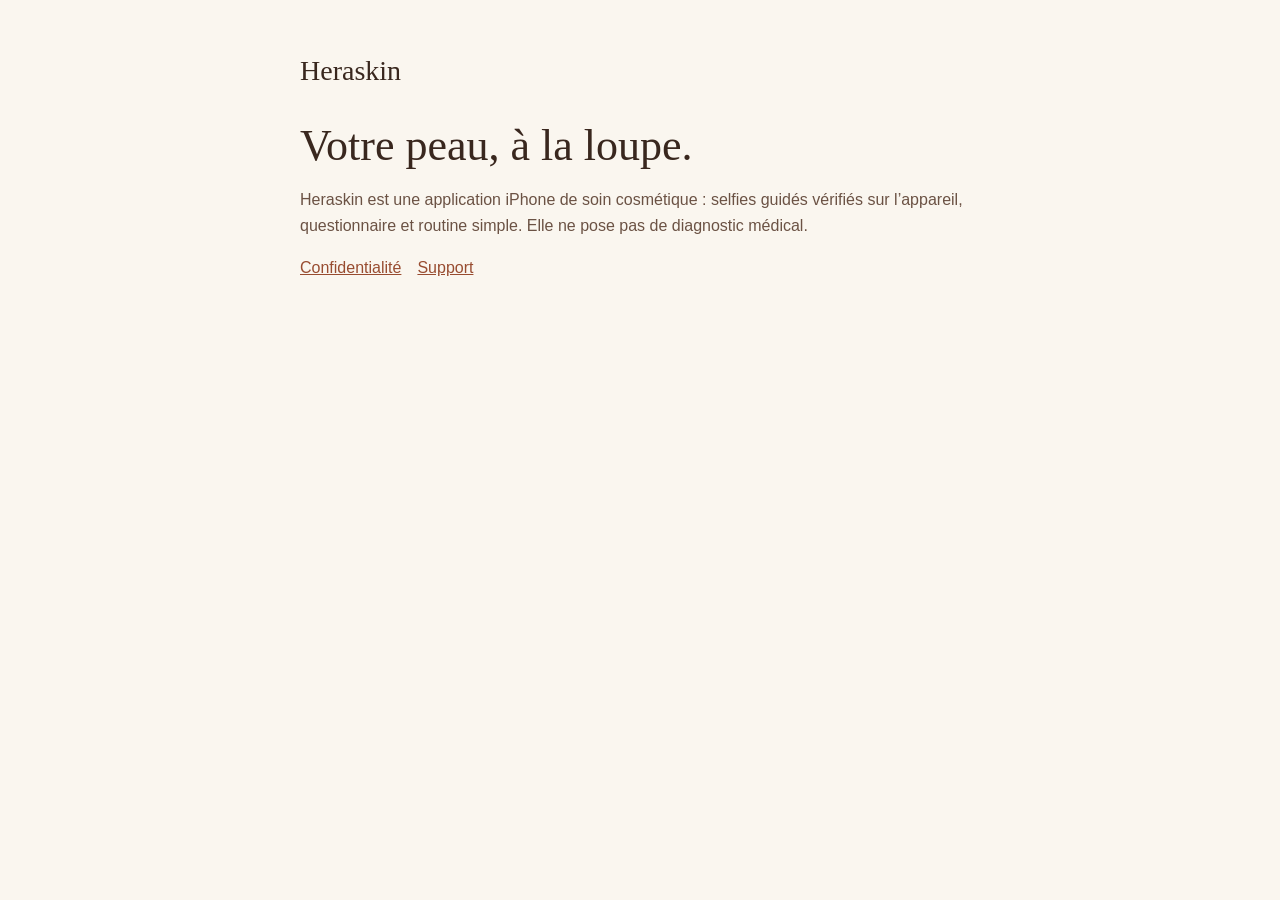
<file: index.html>
<!doctype html><html lang="fr"><head><meta charset="utf-8"><meta name="viewport" content="width=device-width,initial-scale=1">
<title>Heraskin</title><link rel="stylesheet" href="./style.css"></head><body><main>
<a class="brand" href="./">Heraskin</a>
<h1>Votre peau, à la loupe.</h1>
<p>Heraskin est une application iPhone de soin cosmétique : selfies guidés vérifiés sur l’appareil, questionnaire et routine simple. Elle ne pose pas de diagnostic médical.</p>
<nav><a href="./confidentialite/">Confidentialité</a><a href="./support/">Support</a></nav>
</main></body></html>
</file>
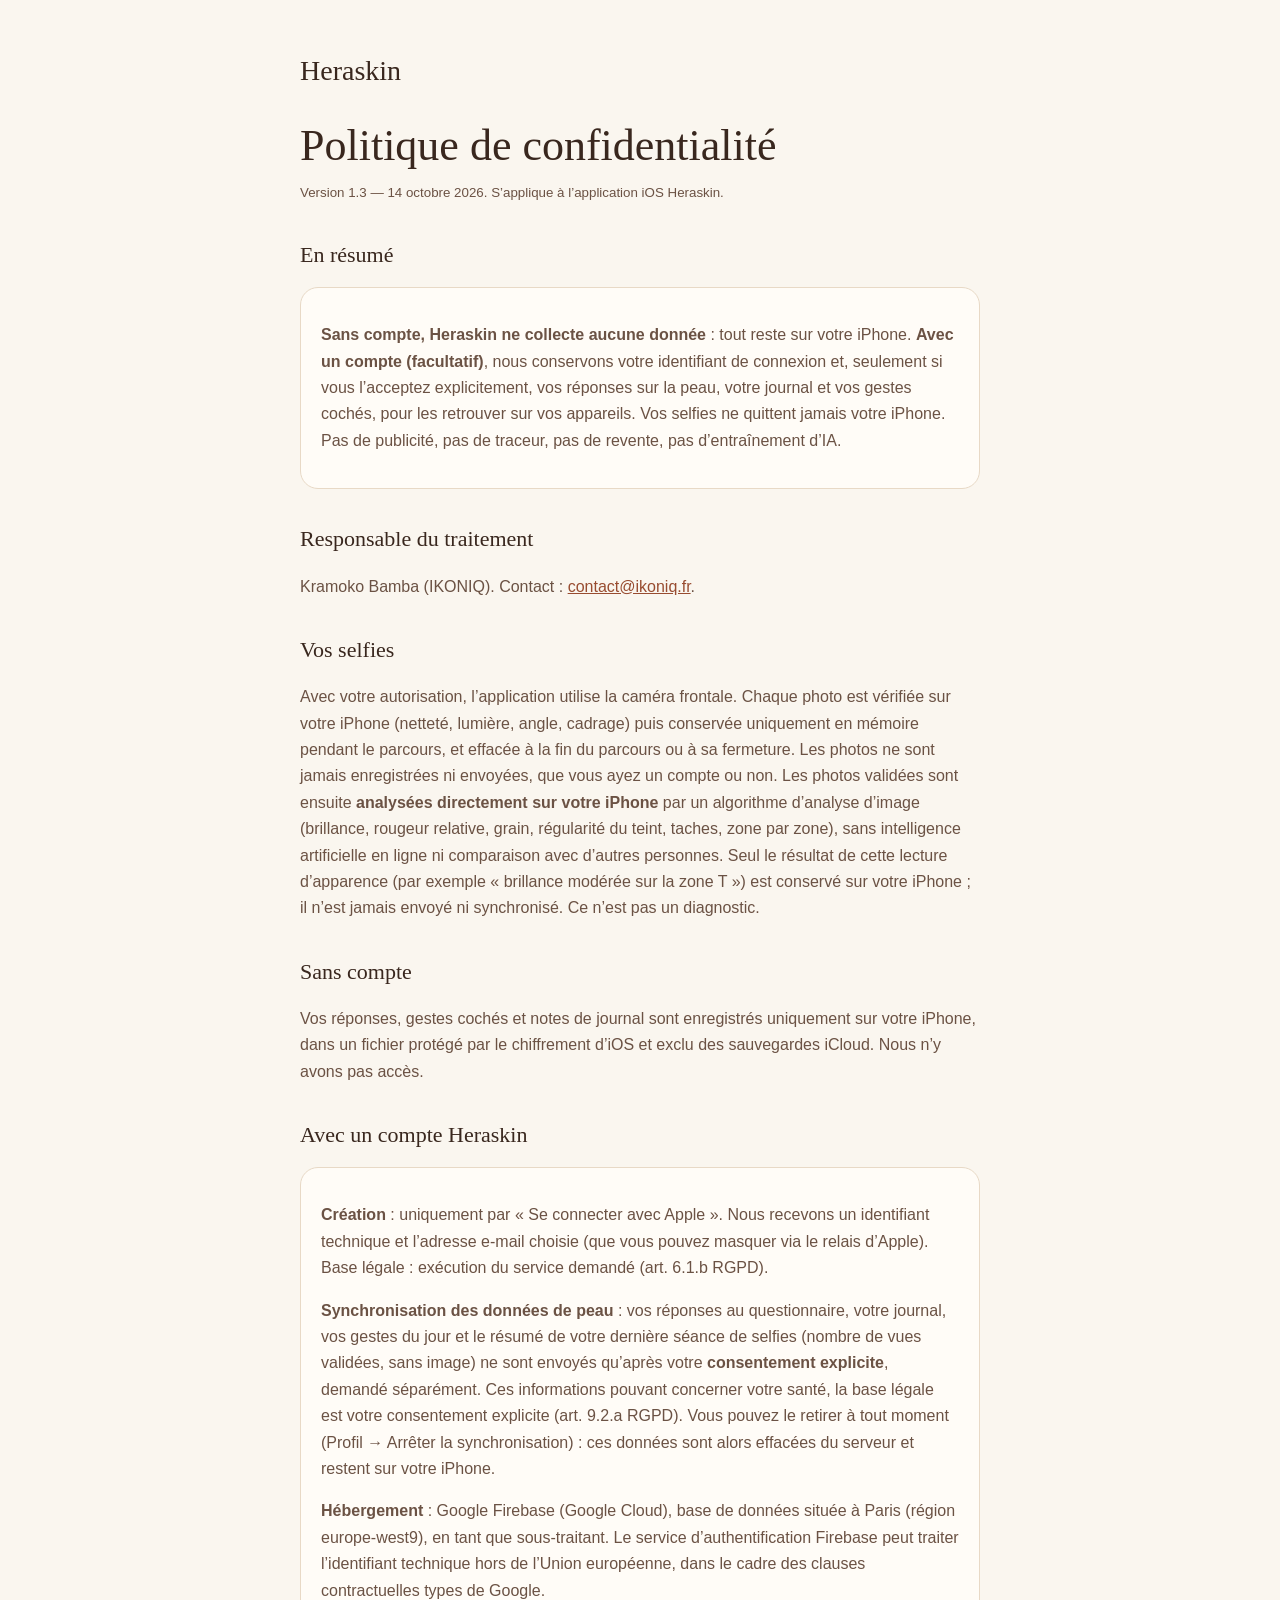
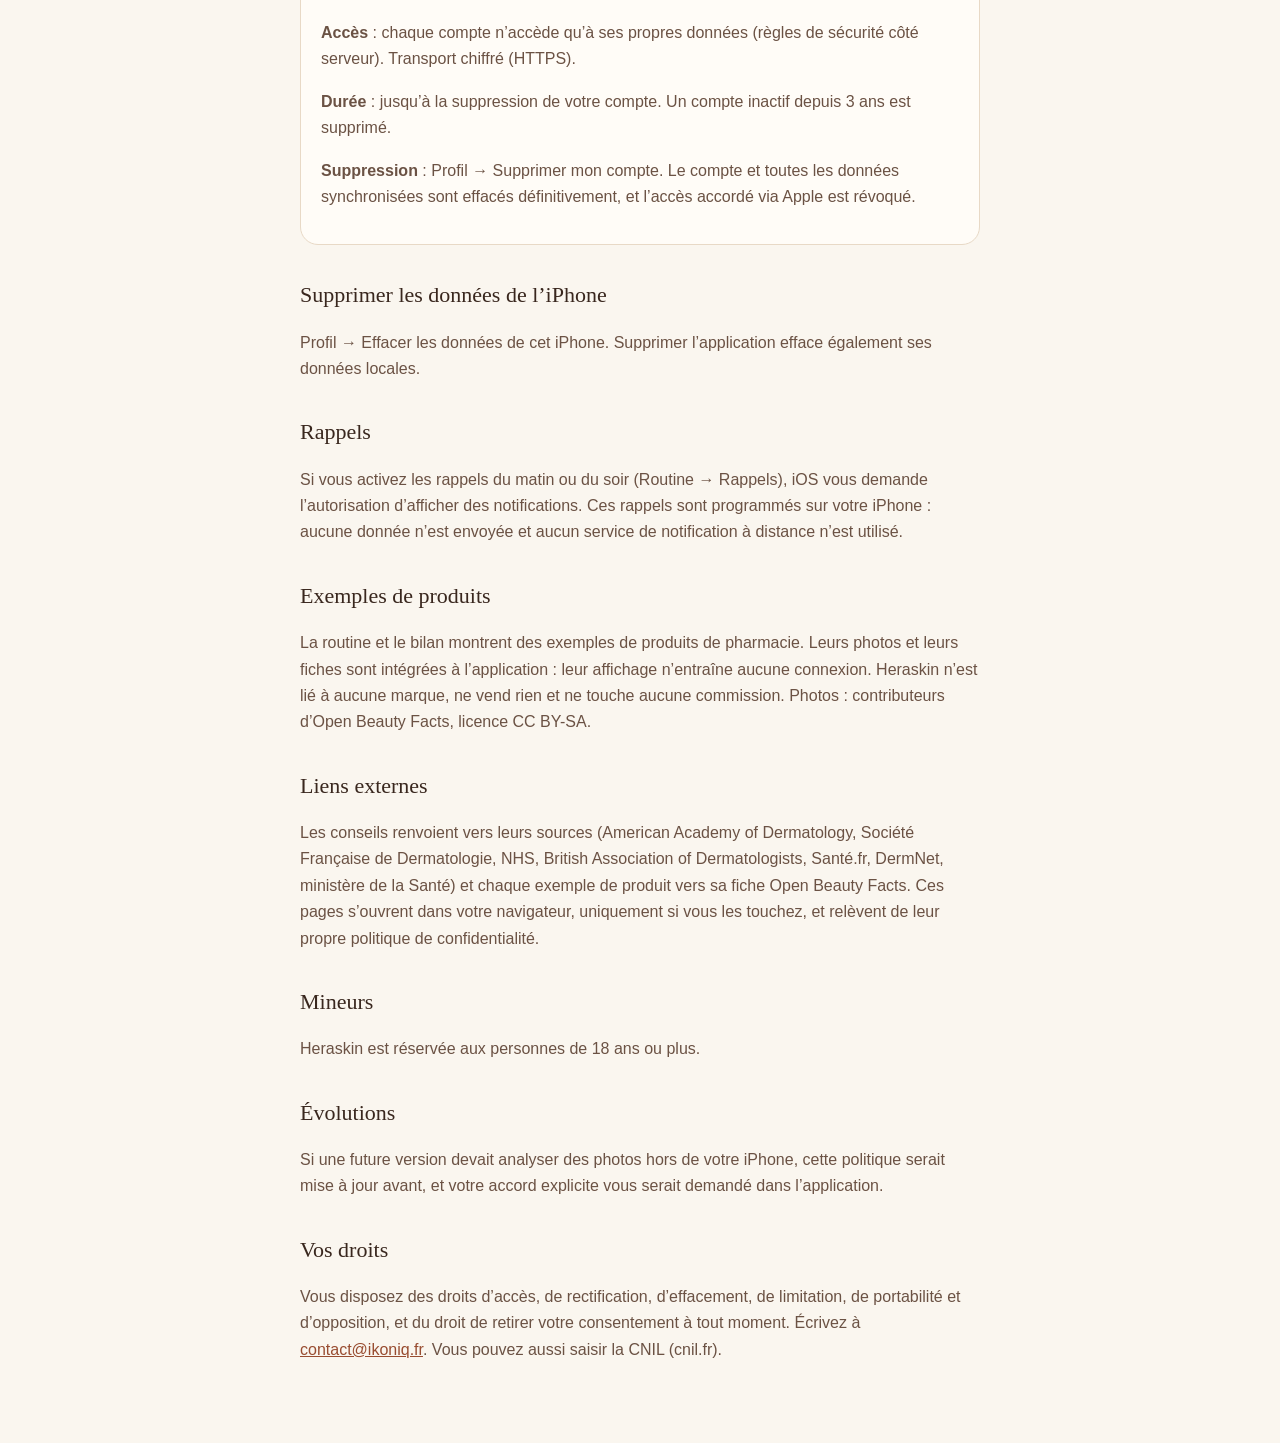
<file: confidentialite/index.html>
<!doctype html><html lang="fr"><head><meta charset="utf-8"><meta name="viewport" content="width=device-width,initial-scale=1">
<title>Politique de confidentialité — Heraskin</title><link rel="stylesheet" href="../style.css"></head><body><main>
<a class="brand" href="../">Heraskin</a>
<h1>Politique de confidentialité</h1>
<small>Version 1.3 — 14 octobre 2026. S’applique à l’application iOS Heraskin.</small>

<h2>En résumé</h2>
<div class="card"><p><strong>Sans compte, Heraskin ne collecte aucune donnée</strong> : tout reste sur votre iPhone. <strong>Avec un compte (facultatif)</strong>, nous conservons votre identifiant de connexion et, seulement si vous l’acceptez explicitement, vos réponses sur la peau, votre journal et vos gestes cochés, pour les retrouver sur vos appareils. Vos selfies ne quittent jamais votre iPhone. Pas de publicité, pas de traceur, pas de revente, pas d’entraînement d’IA.</p></div>

<h2>Responsable du traitement</h2>
<p>Kramoko Bamba (IKONIQ). Contact : <a href="mailto:contact@ikoniq.fr">contact@ikoniq.fr</a>.</p>

<h2>Vos selfies</h2>
<p>Avec votre autorisation, l’application utilise la caméra frontale. Chaque photo est vérifiée sur votre iPhone (netteté, lumière, angle, cadrage) puis conservée uniquement en mémoire pendant le parcours, et effacée à la fin du parcours ou à sa fermeture. Les photos ne sont jamais enregistrées ni envoyées, que vous ayez un compte ou non. Les photos validées sont ensuite <strong>analysées directement sur votre iPhone</strong> par un algorithme d’analyse d’image (brillance, rougeur relative, grain, régularité du teint, taches, zone par zone), sans intelligence artificielle en ligne ni comparaison avec d’autres personnes. Seul le résultat de cette lecture d’apparence (par exemple « brillance modérée sur la zone T ») est conservé sur votre iPhone ; il n’est jamais envoyé ni synchronisé. Ce n’est pas un diagnostic.</p>

<h2>Sans compte</h2>
<p>Vos réponses, gestes cochés et notes de journal sont enregistrés uniquement sur votre iPhone, dans un fichier protégé par le chiffrement d’iOS et exclu des sauvegardes iCloud. Nous n’y avons pas accès.</p>

<h2>Avec un compte Heraskin</h2>
<div class="card">
<p><strong>Création</strong> : uniquement par « Se connecter avec Apple ». Nous recevons un identifiant technique et l’adresse e-mail choisie (que vous pouvez masquer via le relais d’Apple). Base légale : exécution du service demandé (art. 6.1.b RGPD).</p>
<p><strong>Synchronisation des données de peau</strong> : vos réponses au questionnaire, votre journal, vos gestes du jour et le résumé de votre dernière séance de selfies (nombre de vues validées, sans image) ne sont envoyés qu’après votre <strong>consentement explicite</strong>, demandé séparément. Ces informations pouvant concerner votre santé, la base légale est votre consentement explicite (art. 9.2.a RGPD). Vous pouvez le retirer à tout moment (Profil → Arrêter la synchronisation) : ces données sont alors effacées du serveur et restent sur votre iPhone.</p>
<p><strong>Hébergement</strong> : Google Firebase (Google Cloud), base de données située à Paris (région europe-west9), en tant que sous-traitant. Le service d’authentification Firebase peut traiter l’identifiant technique hors de l’Union européenne, dans le cadre des clauses contractuelles types de Google.</p>
<p><strong>Accès</strong> : chaque compte n’accède qu’à ses propres données (règles de sécurité côté serveur). Transport chiffré (HTTPS).</p>
<p><strong>Durée</strong> : jusqu’à la suppression de votre compte. Un compte inactif depuis 3 ans est supprimé.</p>
<p><strong>Suppression</strong> : Profil → Supprimer mon compte. Le compte et toutes les données synchronisées sont effacés définitivement, et l’accès accordé via Apple est révoqué.</p>
</div>

<h2>Supprimer les données de l’iPhone</h2>
<p>Profil → Effacer les données de cet iPhone. Supprimer l’application efface également ses données locales.</p>

<h2>Rappels</h2>
<p>Si vous activez les rappels du matin ou du soir (Routine → Rappels), iOS vous demande l’autorisation d’afficher des notifications. Ces rappels sont programmés sur votre iPhone : aucune donnée n’est envoyée et aucun service de notification à distance n’est utilisé.</p>

<h2>Exemples de produits</h2>
<p>La routine et le bilan montrent des exemples de produits de pharmacie. Leurs photos et leurs fiches sont intégrées à l’application : leur affichage n’entraîne aucune connexion. Heraskin n’est lié à aucune marque, ne vend rien et ne touche aucune commission. Photos : contributeurs d’Open Beauty Facts, licence CC BY-SA.</p>

<h2>Liens externes</h2>
<p>Les conseils renvoient vers leurs sources (American Academy of Dermatology, Société Française de Dermatologie, NHS, British Association of Dermatologists, Santé.fr, DermNet, ministère de la Santé) et chaque exemple de produit vers sa fiche Open Beauty Facts. Ces pages s’ouvrent dans votre navigateur, uniquement si vous les touchez, et relèvent de leur propre politique de confidentialité.</p>

<h2>Mineurs</h2>
<p>Heraskin est réservée aux personnes de 18 ans ou plus.</p>

<h2>Évolutions</h2>
<p>Si une future version devait analyser des photos hors de votre iPhone, cette politique serait mise à jour avant, et votre accord explicite vous serait demandé dans l’application.</p>

<h2>Vos droits</h2>
<p>Vous disposez des droits d’accès, de rectification, d’effacement, de limitation, de portabilité et d’opposition, et du droit de retirer votre consentement à tout moment. Écrivez à <a href="mailto:contact@ikoniq.fr">contact@ikoniq.fr</a>. Vous pouvez aussi saisir la CNIL (cnil.fr).</p>
</main></body></html>
</file>
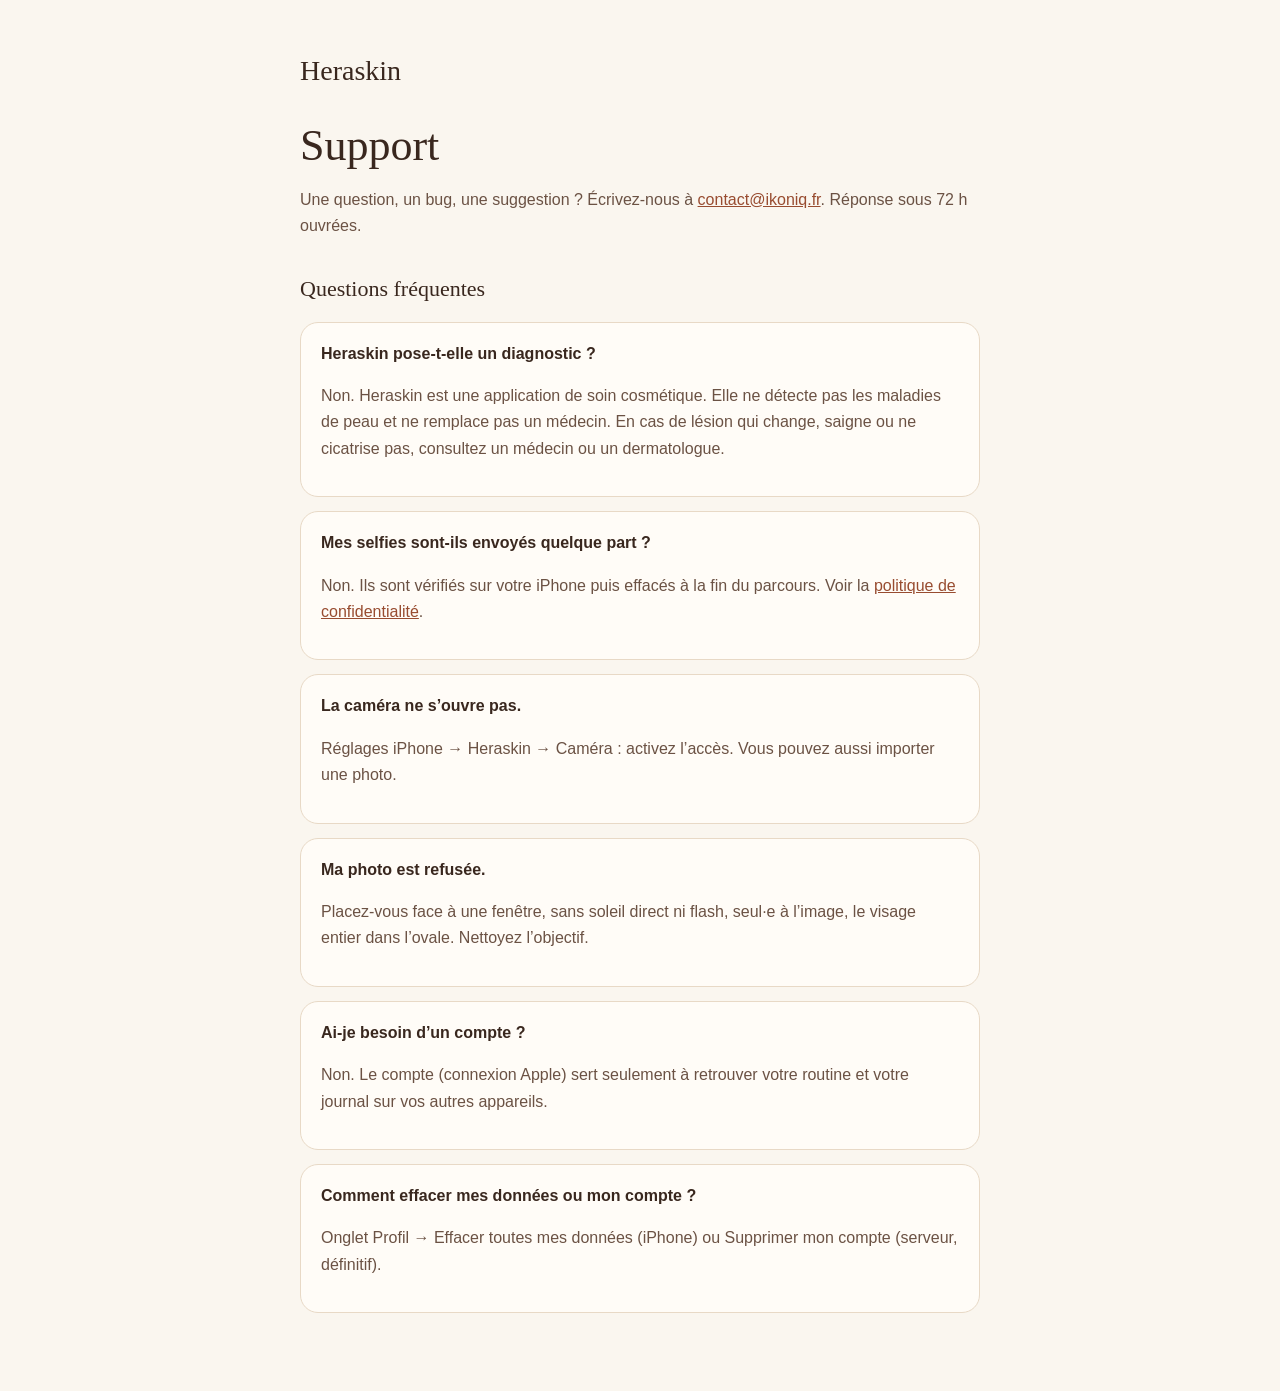
<file: support/index.html>
<!doctype html><html lang="fr"><head><meta charset="utf-8"><meta name="viewport" content="width=device-width,initial-scale=1">
<title>Support — Heraskin</title><link rel="stylesheet" href="../style.css"></head><body><main>
<a class="brand" href="../">Heraskin</a>
<h1>Support</h1>
<p>Une question, un bug, une suggestion ? Écrivez-nous à <a href="mailto:contact@ikoniq.fr">contact@ikoniq.fr</a>. Réponse sous 72 h ouvrées.</p>

<h2>Questions fréquentes</h2>
<div class="card"><strong>Heraskin pose-t-elle un diagnostic ?</strong><p>Non. Heraskin est une application de soin cosmétique. Elle ne détecte pas les maladies de peau et ne remplace pas un médecin. En cas de lésion qui change, saigne ou ne cicatrise pas, consultez un médecin ou un dermatologue.</p></div>
<div class="card"><strong>Mes selfies sont-ils envoyés quelque part ?</strong><p>Non. Ils sont vérifiés sur votre iPhone puis effacés à la fin du parcours. Voir la <a href="../confidentialite/">politique de confidentialité</a>.</p></div>
<div class="card"><strong>La caméra ne s’ouvre pas.</strong><p>Réglages iPhone → Heraskin → Caméra : activez l’accès. Vous pouvez aussi importer une photo.</p></div>
<div class="card"><strong>Ma photo est refusée.</strong><p>Placez-vous face à une fenêtre, sans soleil direct ni flash, seul·e à l’image, le visage entier dans l’ovale. Nettoyez l’objectif.</p></div>
<div class="card"><strong>Ai-je besoin d’un compte ?</strong><p>Non. Le compte (connexion Apple) sert seulement à retrouver votre routine et votre journal sur vos autres appareils.</p></div>
<div class="card"><strong>Comment effacer mes données ou mon compte ?</strong><p>Onglet Profil → Effacer toutes mes données (iPhone) ou Supprimer mon compte (serveur, définitif).</p></div>
</main></body></html>
</file>
<file: style.css>
:root{--cream:#FAF6EF;--cacao:#39271E;--mocha:#6B5244;--line:#E8D9C6;--terra:#984C30;--paper:#FFFCF7}
*{box-sizing:border-box}body{margin:0;background:var(--cream);color:var(--cacao);font:16px/1.65 -apple-system,BlinkMacSystemFont,"Segoe UI",sans-serif}
main{max-width:720px;margin:0 auto;padding:48px 20px 64px}
.brand{font-family:Georgia,serif;font-size:28px;color:var(--cacao);text-decoration:none}
h1{font-family:Georgia,serif;font-weight:400;font-size:clamp(32px,6vw,44px);line-height:1.1;margin:28px 0 8px}
h2{font-family:Georgia,serif;font-weight:400;font-size:22px;margin:32px 0 6px}
p,li{color:var(--mocha)}a{color:var(--terra)}
.card{background:var(--paper);border:1px solid var(--line);border-radius:18px;padding:18px 20px;margin:14px 0}
small{color:var(--mocha)}nav a{margin-right:16px}
</file>
